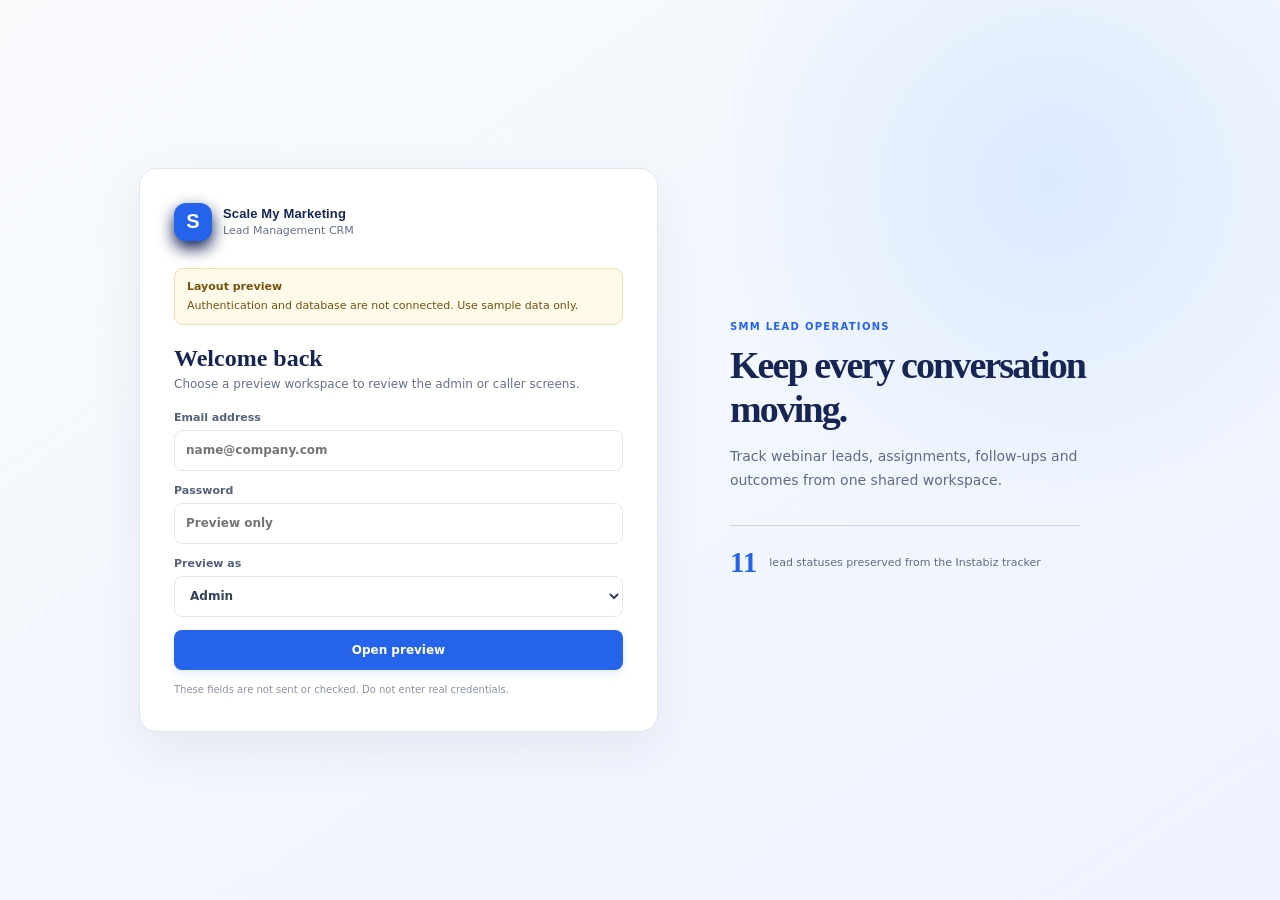
<file: index.html>
<!doctype html>
<html lang="en">
<head>
  <meta charset="utf-8">
  <meta name="viewport" content="width=device-width, initial-scale=1">
  <meta name="theme-color" content="#172554">
  <title>Sign in · SMM Lead CRM</title>
  <link rel="stylesheet" href="css/style.css">
</head>
<body class="login-body">
  <main class="login-layout">
    <section class="login-card" aria-labelledby="login-title">
      <a class="brand brand-login" href="index.html"><span class="brand-mark">S</span><span><b>Scale My Marketing</b><small>Lead Management CRM</small></span></a>
      <div class="demo-banner"><b>Layout preview</b><span>Authentication and database are not connected. Use sample data only.</span></div>
      <h1 id="login-title">Welcome back</h1>
      <p class="muted">Choose a preview workspace to review the admin or caller screens.</p>
      <form id="preview-login" class="stack-form">
        <label>Email address<input type="email" autocomplete="username" placeholder="name@company.com" required></label>
        <label>Password<input type="password" autocomplete="current-password" placeholder="Preview only" required></label>
        <label>Preview as<select id="preview-role"><option value="admin">Admin</option><option value="caller">Caller</option></select></label>
        <button class="btn btn-primary btn-wide" type="submit">Open preview</button>
      </form>
      <p class="fine-print">These fields are not sent or checked. Do not enter real credentials.</p>
    </section>
    <aside class="login-aside"><div class="eyebrow">SMM LEAD OPERATIONS</div><h2>Keep every conversation moving.</h2><p>Track webinar leads, assignments, follow-ups and outcomes from one shared workspace.</p><div class="login-stat"><strong>11</strong><span>lead statuses preserved from the Instabiz tracker</span></div></aside>
  </main>
  <script>
    document.getElementById('preview-login').addEventListener('submit', function (event) {
      event.preventDefault();
      window.location.href = document.getElementById('preview-role').value === 'admin' ? 'admin.html' : 'caller.html';
    });
  </script>
</body>
</html>
</file>
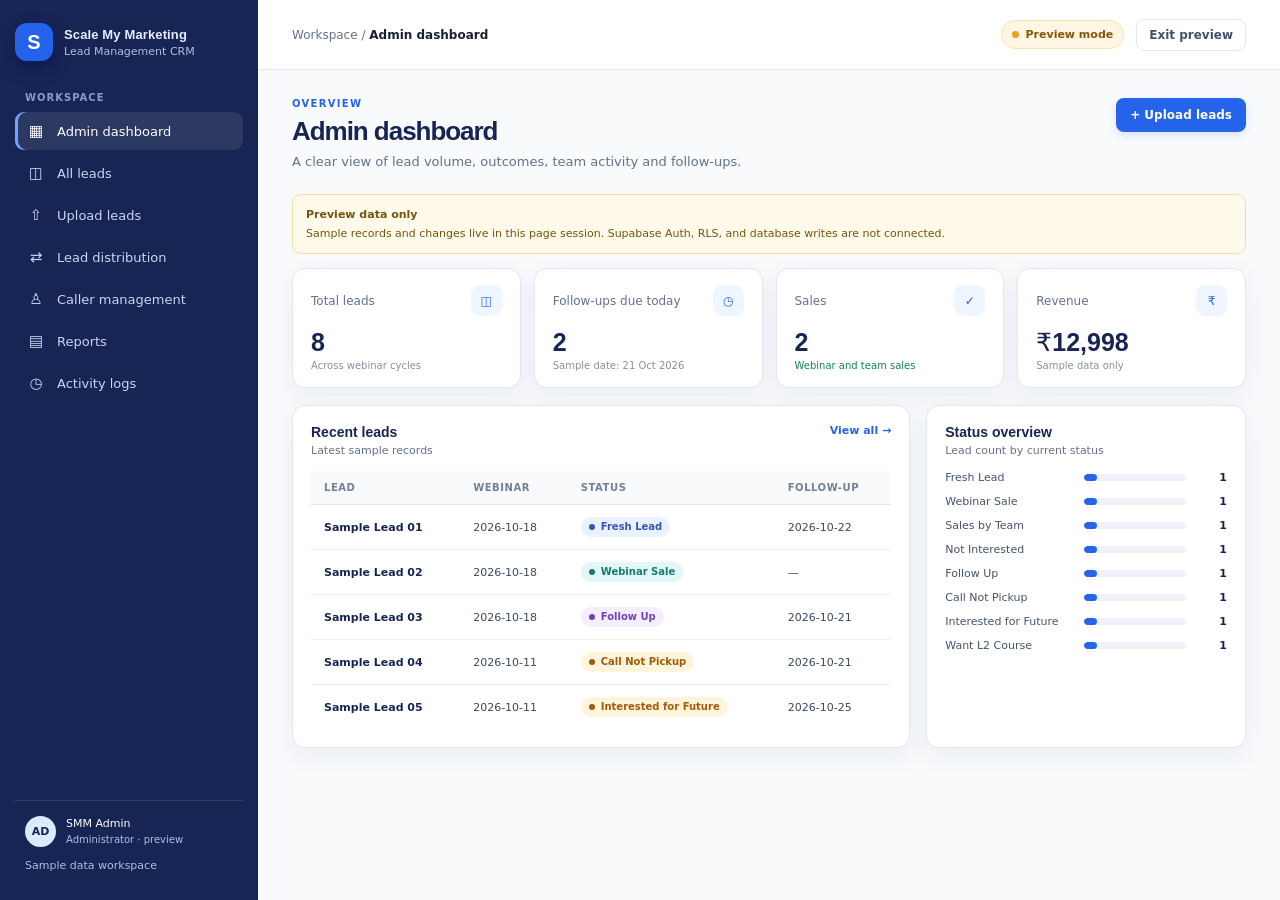
<file: admin.html>
<!doctype html>
<html lang="en"><head><meta charset="utf-8"><meta name="viewport" content="width=device-width, initial-scale=1"><meta name="theme-color" content="#172554"><title>Admin dashboard · SMM CRM</title><link rel="stylesheet" href="css/style.css"></head>
<body data-page="admin-dashboard" data-role="admin"><div id="app"></div><script src="js/supabase-config.js"></script><script src="js/app.js"></script></body></html>
</file>
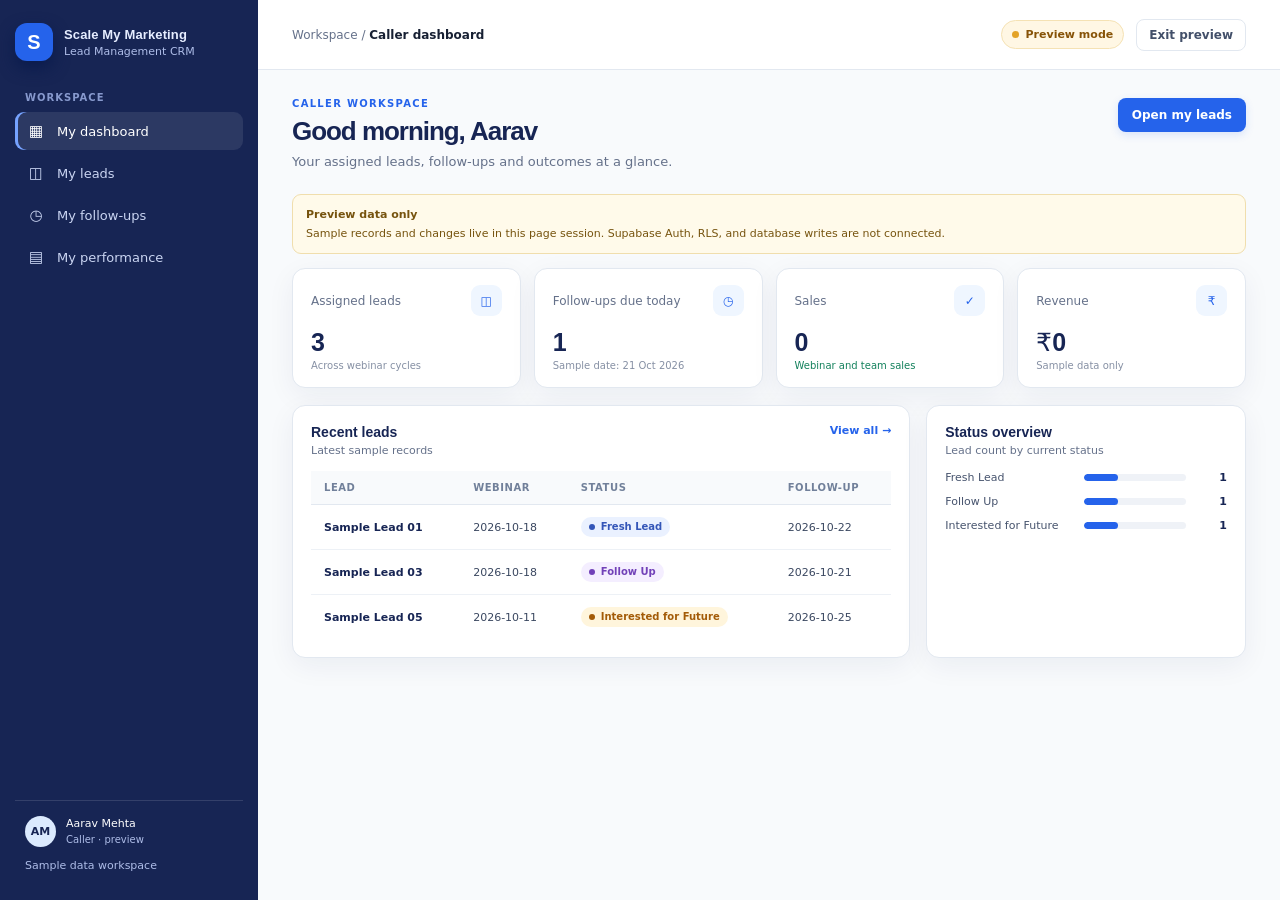
<file: caller.html>
<!doctype html>
<html lang="en"><head><meta charset="utf-8"><meta name="viewport" content="width=device-width, initial-scale=1"><meta name="theme-color" content="#172554"><title>Caller dashboard · SMM CRM</title><link rel="stylesheet" href="css/style.css"></head>
<body data-page="caller-dashboard" data-role="caller"><div id="app"></div><script src="js/supabase-config.js"></script><script src="js/app.js"></script></body></html>
</file>
<file: css/style.css>
:root{--navy:#172554;--blue:#2563EB;--blue-soft:#EFF6FF;--bg:#F8FAFC;--surface:#fff;--ink:#172033;--muted:#65718A;--line:#E2E8F0;--green:#13815C;--green-bg:#E8F7F0;--amber:#A35B08;--amber-bg:#FFF5DC;--red:#B42336;--red-bg:#FFF0F1;--purple:#7141B8;--purple-bg:#F4EEFF;--shadow:0 8px 28px rgba(23,37,84,.06);font-family:'DM Sans',Inter,ui-sans-serif,system-ui,-apple-system,'Segoe UI',sans-serif;color:var(--ink);background:var(--bg);font-synthesis:none;text-rendering:optimizeLegibility}
*{box-sizing:border-box}body{margin:0;min-width:320px;background:var(--bg)}button,input,select,textarea{font:inherit}a{color:inherit;text-decoration:none}button{cursor:pointer}button:focus-visible,a:focus-visible,input:focus-visible,select:focus-visible,textarea:focus-visible{outline:3px solid #93B4FF;outline-offset:2px}
.app-shell{min-height:100vh}.sidebar{position:fixed;inset:0 auto 0 0;width:258px;background:var(--navy);color:#E6EDFF;padding:23px 15px;display:flex;flex-direction:column;z-index:5}.brand{display:flex;align-items:center;gap:11px}.brand-mark{width:38px;height:38px;display:grid;place-items:center;border-radius:12px;background:var(--blue);color:#fff;font:800 20px Manrope,sans-serif;box-shadow:0 7px 16px #0A1B4D}.brand b,.brand small{display:block}.brand b{font:700 13px Manrope,sans-serif;letter-spacing:.01em}.brand small{margin-top:3px;font-size:11px;color:#AEBDE8}.nav-section{margin:31px 0 9px 10px;text-transform:uppercase;letter-spacing:.1em;font-size:10px;font-weight:700;color:#8799CD}.nav-links{display:grid;gap:4px}.nav-link{display:flex;align-items:center;gap:11px;padding:10px 11px;border-radius:9px;color:#CAD5F2;font-size:13px;transition:.15s}.nav-link:hover{background:#FFFFFF12;color:white}.nav-link.active{background:#FFFFFF17;color:white;box-shadow:inset 3px 0 #75A2FF}.nav-icon{width:20px;text-align:center;font-size:15px}.sidebar-foot{margin-top:auto;padding:14px 10px 2px;border-top:1px solid #FFFFFF20;color:#AEBDE8;font-size:11px;line-height:1.6}.side-user{display:flex;align-items:center;gap:10px;margin-bottom:9px;color:white}.avatar{width:31px;height:31px;display:grid;place-items:center;border-radius:50%;background:#DBEAFE;color:var(--navy);font-weight:800;font-size:11px}.side-user small{display:block;color:#AEBDE8;font-size:10px}
.main-area{margin-left:258px;min-height:100vh}.topbar{height:70px;padding:0 34px;background:#fff;border-bottom:1px solid var(--line);display:flex;align-items:center;justify-content:space-between;gap:18px}.crumb{font-size:12px;color:var(--muted)}.crumb strong{color:var(--ink)}.top-actions{display:flex;align-items:center;gap:12px}.demo-chip{display:inline-flex;align-items:center;gap:7px;background:#FFF7E4;color:#875307;border:1px solid #F5E2B4;border-radius:99px;padding:7px 10px;font-size:11px;font-weight:700}.demo-chip i{width:7px;height:7px;border-radius:50%;background:#E3A328}.logout{border:1px solid var(--line);background:white;padding:8px 12px;border-radius:8px;color:#43506A;font-size:12px;font-weight:700}.mobile-brand{display:none}.page-wrap{max-width:1420px;margin:0 auto;padding:28px 34px 48px}.page-head{display:flex;justify-content:space-between;align-items:flex-start;gap:20px;margin:0 0 22px}.eyebrow{color:var(--blue);font-weight:800;font-size:10px;letter-spacing:.13em;text-transform:uppercase}.page-head h1{font:800 26px Manrope,'DM Sans',sans-serif;letter-spacing:-.04em;color:var(--navy);margin:7px 0 5px}.page-head p{margin:0;color:var(--muted);font-size:13px;line-height:1.55}.page-actions{display:flex;gap:9px;align-items:center;flex-wrap:wrap}
.btn{border:1px solid transparent;border-radius:8px;padding:9px 13px;font-size:12px;font-weight:700;line-height:1.2;display:inline-flex;align-items:center;justify-content:center;gap:7px}.btn-primary{background:var(--blue);color:white;box-shadow:0 3px 9px #2563eb25}.btn-primary:hover{background:#1D4ED8}.btn-secondary{border-color:var(--line);background:#fff;color:#31415F}.btn-secondary:hover{background:#F8FAFC}.btn-danger{border-color:#F3C5CA;background:#fff;color:var(--red)}.btn-danger:hover{background:var(--red-bg)}.btn-wide{width:100%;padding:12px}.btn-sm{padding:6px 9px;font-size:11px}.button-row{display:flex;gap:7px;flex-wrap:wrap}.cards{display:grid;grid-template-columns:repeat(4,minmax(0,1fr));gap:13px;margin-bottom:17px}.metric-card,.panel{background:var(--surface);border:1px solid var(--line);border-radius:13px;box-shadow:var(--shadow)}.metric-card{padding:16px 18px;min-height:112px}.metric-top{display:flex;align-items:center;justify-content:space-between;color:var(--muted);font-size:12px}.metric-icon{width:31px;height:31px;display:grid;place-items:center;border-radius:9px;color:var(--blue);background:var(--blue-soft)}.metric-value{font:800 25px Manrope,sans-serif;color:var(--navy);margin-top:12px}.metric-meta{color:#8690A4;font-size:10px;margin-top:3px}.metric-meta.good{color:var(--green)}.content-grid{display:grid;grid-template-columns:minmax(0,1.45fr) minmax(280px,.75fr);gap:16px}.panel{padding:18px}.panel-head{display:flex;align-items:flex-start;justify-content:space-between;gap:14px;margin-bottom:14px}.panel-head h2{font:750 14px Manrope,sans-serif;margin:0;color:var(--navy)}.panel-head p{margin:4px 0 0;color:var(--muted);font-size:11px}.text-link{color:var(--blue);font-size:11px;font-weight:700}.status-list{display:grid;gap:11px}.status-row{display:grid;grid-template-columns:130px 1fr 32px;align-items:center;gap:9px;font-size:11px}.status-name{white-space:nowrap;overflow:hidden;text-overflow:ellipsis;color:#46536D}.progress-track{height:7px;background:#EFF2F7;border-radius:99px;overflow:hidden}.progress-fill{height:100%;border-radius:99px;background:var(--blue)}.status-count{text-align:right;font-weight:800;color:var(--navy)}
.filters{display:flex;align-items:center;gap:9px;flex-wrap:wrap;margin:0 0 14px}.control,.field input,.field select,.field textarea{height:37px;border:1px solid var(--line);border-radius:8px;background:#fff;padding:0 10px;color:#34415A;font-size:12px}.control.search{min-width:220px}.filters .control{max-width:190px}.table-panel{padding:0;overflow:hidden}.table-scroll{overflow:auto}.data-table{width:100%;border-collapse:collapse;white-space:nowrap;font-size:11px}.data-table th{background:#F8FAFC;color:#71809A;font-size:10px;text-transform:uppercase;letter-spacing:.055em;font-weight:800;padding:11px 13px;text-align:left;border-bottom:1px solid var(--line)}.data-table td{padding:12px 13px;border-bottom:1px solid #EDF1F6;color:#3B4861;vertical-align:middle}.data-table tbody tr:last-child td{border-bottom:0}.data-table tbody tr:hover{background:#FBFDFF}.lead-name{font-weight:700;color:var(--navy)}.muted{color:var(--muted)}.badge{display:inline-flex;align-items:center;gap:6px;border-radius:99px;padding:5px 8px;font-size:10px;font-weight:750;line-height:1}.badge:before{content:'';width:6px;height:6px;border-radius:50%;background:currentColor}.badge.blue{background:#EAF1FF;color:#3456B8}.badge.green{background:var(--green-bg);color:var(--green)}.badge.red{background:var(--red-bg);color:var(--red)}.badge.amber{background:var(--amber-bg);color:var(--amber)}.badge.purple{background:var(--purple-bg);color:var(--purple)}.badge.gray{background:#EFF2F6;color:#5D6A80}.badge.teal{background:#E4F6F5;color:#137A76}.table-status{border:1px solid var(--line);border-radius:7px;background:#fff;padding:6px 8px;max-width:165px;font-size:10px}.table-note{width:160px;border:1px solid transparent;background:transparent;border-radius:6px;padding:6px;font-size:10px;color:#56627A}.table-note:hover,.table-note:focus{border-color:var(--line);background:white}.pagination{display:flex;align-items:center;justify-content:space-between;padding:11px 14px;border-top:1px solid var(--line);color:var(--muted);font-size:10px}.pager-buttons{display:flex;gap:5px}.pager-buttons button{border:1px solid var(--line);background:white;color:#50607C;border-radius:6px;padding:5px 8px;font-size:10px}.empty-state{text-align:center;padding:38px 18px;color:var(--muted);font-size:12px}.empty-icon{margin:0 auto 10px;width:40px;height:40px;display:grid;place-items:center;border-radius:12px;background:#EFF6FF;color:var(--blue);font-size:19px}.notice{border:1px solid #F0DEAD;background:#FFFAEA;color:#76530E;border-radius:9px;padding:11px 13px;font-size:11px;line-height:1.55;margin-bottom:14px}.notice strong{display:block;margin-bottom:2px}.form-grid{display:grid;grid-template-columns:repeat(2,minmax(0,1fr));gap:13px}.field label,.stack-form label{display:grid;gap:6px;color:#53617B;font-size:11px;font-weight:700}.field input,.field select,.field textarea{width:100%;height:auto;min-height:38px}.field textarea{padding:10px;min-height:80px;resize:vertical}.field.full{grid-column:1/-1}.field-help{font-size:10px;color:#8993A5;font-weight:400}.divider{height:1px;background:var(--line);margin:16px 0}.summary-grid{display:grid;grid-template-columns:repeat(3,1fr);gap:10px}.summary-item{border:1px solid var(--line);border-radius:9px;padding:13px;background:#fff}.summary-item strong{display:block;font:750 18px Manrope;color:var(--navy)}.summary-item span{font-size:10px;color:var(--muted)}.list-stack{display:grid;gap:9px}.list-item{border:1px solid var(--line);border-radius:9px;padding:12px;display:flex;align-items:center;justify-content:space-between;gap:12px}.list-item strong{font-size:11px;color:var(--navy)}.list-item small{display:block;color:var(--muted);font-size:10px;margin-top:4px}.section-title{font:750 13px Manrope;color:var(--navy);margin:0 0 12px}.call-actions{display:flex;gap:6px}.call-link{color:var(--blue);font-size:10px;font-weight:700}.mock-tag{font-size:9px;font-weight:800;letter-spacing:.05em;text-transform:uppercase;color:#85621D;background:#FFF7E4;border:1px solid #F1DFB4;border-radius:5px;padding:3px 5px}
.login-body{min-height:100vh;background:radial-gradient(circle at 82% 20%,#DBEAFE 0,transparent 27%),linear-gradient(145deg,#F8FAFC,#EEF3FF)}.login-layout{min-height:100vh;max-width:1050px;margin:auto;padding:45px 24px;display:grid;grid-template-columns:1fr .85fr;align-items:center;gap:42px}.login-card{background:#fff;padding:34px;border:1px solid var(--line);border-radius:18px;box-shadow:0 18px 50px #17255412}.brand-login{color:var(--navy);margin-bottom:27px}.brand-login small{color:var(--muted)}.demo-banner{display:grid;gap:3px;margin:0 0 20px;padding:10px 12px;border:1px solid #F0DEAD;border-radius:9px;background:#FFFAEA;color:#76530E;font-size:11px;line-height:1.45}.demo-banner b{font-size:11px}.login-card h1{font:800 24px Manrope;color:var(--navy);margin:0 0 5px}.login-card>.muted{font-size:12px;margin:0 0 20px}.stack-form{display:grid;gap:13px}.stack-form input,.stack-form select{height:41px;border:1px solid var(--line);border-radius:8px;padding:0 11px;background:white;color:#34415A;font-size:12px}.fine-print{font-size:10px;color:#8993A5;line-height:1.5;margin:12px 0 0}.login-aside{padding:30px;color:var(--navy)}.login-aside .eyebrow{color:var(--blue)}.login-aside h2{font:800 38px/1.15 Manrope;letter-spacing:-.05em;max-width:430px;margin:12px 0}.login-aside p{max-width:390px;color:#5D6C88;font-size:14px;line-height:1.7}.login-stat{display:flex;align-items:center;gap:12px;border-top:1px solid #CBD6EC;margin-top:32px;padding-top:20px;color:#5D6C88;font-size:11px;max-width:350px}.login-stat strong{font:800 29px Manrope;color:var(--blue)}
@media(max-width:1100px){.sidebar{width:225px}.main-area{margin-left:225px}.topbar{padding:0 24px}.page-wrap{padding:24px}.cards{grid-template-columns:repeat(2,minmax(0,1fr))}.content-grid{grid-template-columns:1fr}.status-list{grid-template-columns:1fr 1fr;column-gap:22px}}
@media(max-width:760px){.sidebar{position:static;width:auto;height:auto;padding:11px 14px;display:block}.sidebar>.brand{display:none}.nav-section,.sidebar-foot{display:none}.nav-links{display:flex;overflow:auto;gap:5px}.nav-link{white-space:nowrap;padding:9px 10px;font-size:11px}.nav-icon{width:auto}.main-area{margin:0}.topbar{height:57px;padding:0 15px}.mobile-brand{display:flex;align-items:center;gap:8px;font:700 12px Manrope;color:var(--navy)}.mobile-brand .brand-mark{width:29px;height:29px;font-size:15px}.crumb{display:none}.top-actions{gap:7px}.demo-chip{font-size:9px;padding:6px 8px}.logout{font-size:10px;padding:7px 9px}.page-wrap{padding:20px 14px 35px}.page-head{display:block}.page-head h1{font-size:22px}.page-actions{margin-top:13px}.status-list{grid-template-columns:1fr}.status-row{grid-template-columns:120px 1fr 25px}.login-layout{grid-template-columns:1fr;gap:20px;padding:20px 14px}.login-card{padding:24px}.login-aside{padding:6px 12px}.login-aside h2{font-size:30px}.login-aside p{font-size:12px}.form-grid{grid-template-columns:1fr}.field.full{grid-column:auto}}
@media(max-width:480px){.cards{grid-template-columns:1fr 1fr;gap:8px}.metric-card{padding:12px;min-height:100px}.metric-value{font-size:21px}.metric-top{font-size:10px}.metric-icon{width:27px;height:27px}.panel{padding:13px}.filters .control,.control.search{width:100%;max-width:none;min-width:0}.page-head h1{font-size:20px}.page-actions .btn{flex:1}.status-row{grid-template-columns:110px 1fr 20px;font-size:10px}.summary-grid{grid-template-columns:1fr 1fr}.login-card h1{font-size:21px}}
.allocation-grid{display:grid;grid-template-columns:repeat(2,minmax(0,1fr));gap:10px}.allocation-card{display:flex;align-items:center;justify-content:space-between;gap:12px;padding:12px;border:1px solid var(--line);border-radius:10px;background:#FCFDFF}.allocation-person b,.allocation-person small{display:block}.allocation-person b{font-size:12px;color:var(--navy)}.allocation-person small{margin-top:4px;font-size:10px;color:var(--muted)}.allocation-count{display:flex;align-items:center;gap:7px;color:var(--muted);font-size:10px}.count-input{width:72px;height:36px;border:1px solid var(--line);border-radius:8px;padding:0 9px;color:var(--navy);font-weight:800}.summary-note{font-size:11px;margin:12px 0 0}.bulk-reassign{display:flex;align-items:center;gap:8px;flex-wrap:wrap;margin:0 0 12px}.bulk-reassign label{font-size:11px;font-weight:700;color:#53617B}.bulk-reassign .control{min-width:180px}.error-notice{border-color:#F3C5CA;background:var(--red-bg);color:var(--red)}.success-notice{border:1px solid #B8E6D0;background:var(--green-bg);color:var(--green);border-radius:9px;padding:11px 13px;margin-top:13px;font-size:11px;font-weight:700;line-height:1.5}.distribution-check,.data-table input[type=checkbox]{accent-color:var(--blue);width:15px;height:15px}.allocation-panel{margin-bottom:16px}@media(max-width:760px){.allocation-grid{grid-template-columns:1fr}.distribution-filters .control{max-width:none;width:100%}.bulk-reassign>*{width:100%}.allocation-card{align-items:flex-start}}
</file>
